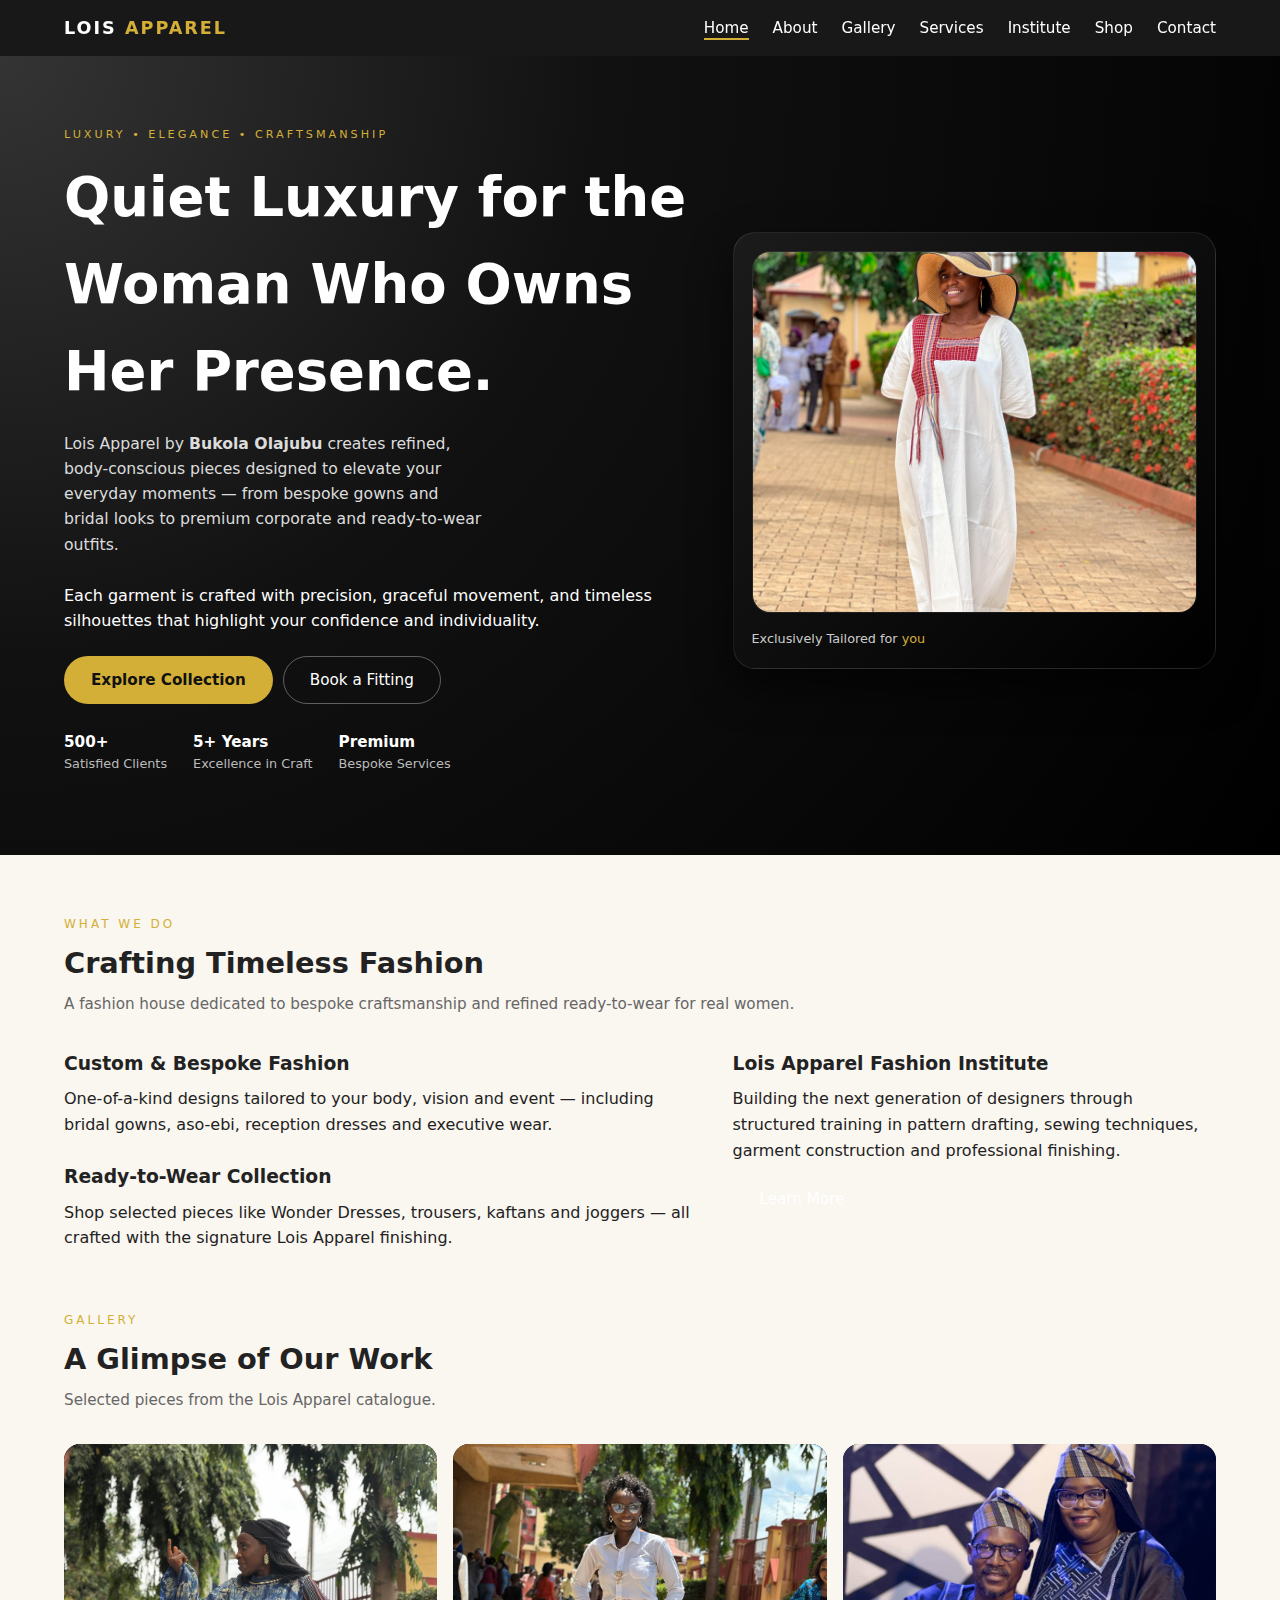
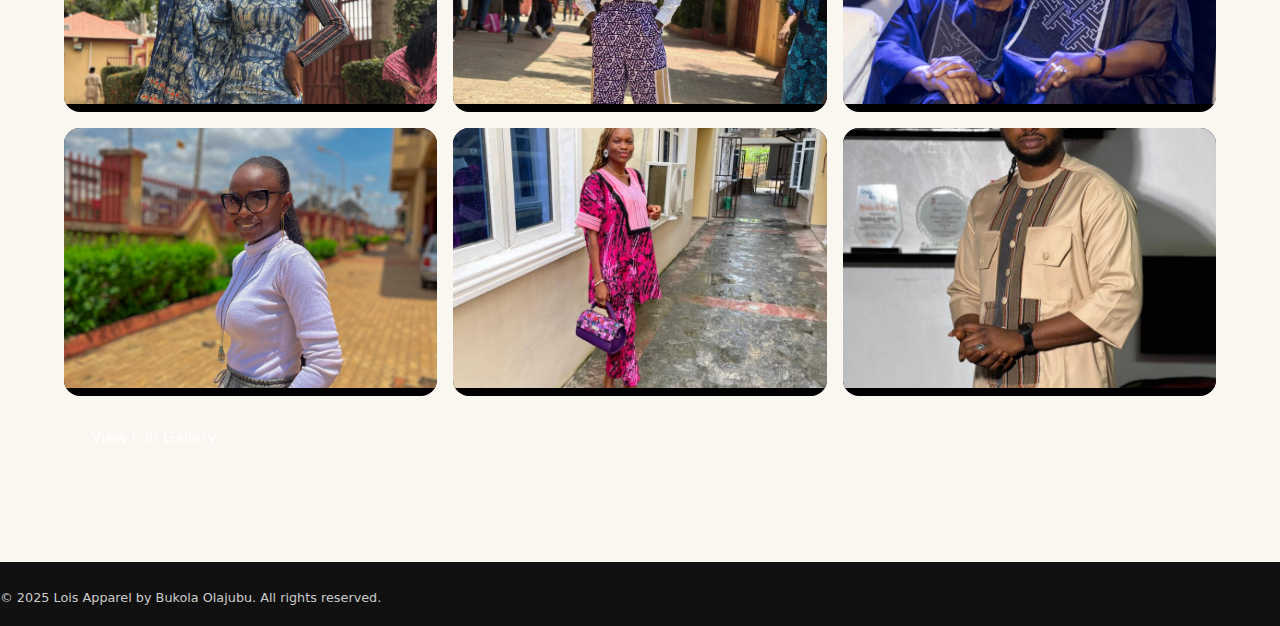
<file: index.html>
<!DOCTYPE html>
<html lang="en">
<head>
  <meta charset="UTF-8">
  <title>Lois Apparel – Bespoke Fashion by Bukola Olajubu</title>
  <meta name="viewport" content="width=device-width, initial-scale=1.0">
  <link rel="stylesheet" href="style.css">
</head>
<body>

<!-- NAVBAR -->
<div class="navbar">
  <div class="container nav-inner">
    <div class="logo">Lois <span>Apparel</span></div>
    <ul class="nav-links">
      <li><a href="index.html" class="active">Home</a></li>
      <li><a href="about.html">About</a></li>
      <li><a href="gallery.html">Gallery</a></li>
      <li><a href="service.html">Services</a></li>
      <li><a href="fashion-institute.html">Institute</a></li>
      <li><a href="shop.html">Shop</a></li>
      <li><a href="contact.html">Contact</a></li>
    </ul>
  </div>
</div>

<!-- HERO -->
<section class="hero">
  <div class="container hero-inner fade-in">

    <div>
      <p class="hero-badge">Luxury • Elegance • Craftsmanship</p>

      <h1 class="hero-title">
        Quiet Luxury for the Woman  
        Who Owns Her Presence.
      </h1>

      <p class="hero-subtitle">
        Lois Apparel by <strong>Bukola Olajubu</strong> creates refined, body-conscious pieces
        designed to elevate your everyday moments — from bespoke gowns and bridal looks
        to premium corporate and ready-to-wear outfits.
      </p>

      <p style="margin-top: 12px;">
        Each garment is crafted with precision, graceful movement, and timeless silhouettes
        that highlight your confidence and individuality.
      </p>

      <div class="hero-cta" style="margin-top: 22px;">
        <a href="shop.html" class="btn btn-primary">Explore Collection</a>
        <a href="contact.html" class="btn btn-outline">Book a Fitting</a>
      </div>

      <div class="hero-meta">
        <div>
          <strong>500+</strong>
          Satisfied Clients
        </div>
        <div>
          <strong>5+ Years</strong>
          Excellence in Craft
        </div>
        <div>
          <strong>Premium</strong>
          Bespoke Services
        </div>
      </div>
    </div>

    <div class="hero-image-card fade-in">
      <div class="hero-image-inner">
        <img src="img/la-wonder-white-kaftan.jpg" alt="Lois Apparel Wonder Dress">
      </div>
      <p class="hero-tag">Exclusively Tailored for <span>you</span></p>
    </div>

  </div>
</section>

<!-- WHAT WE DO -->
<section class="section fade-in">
  <div class="container">

    <div class="section-header">
      <p class="section-kicker">What We Do</p>
      <h2 class="section-title">Crafting Timeless Fashion</h2>
      <p class="section-subtitle">
        A fashion house dedicated to bespoke craftsmanship and refined ready-to-wear for real women.
      </p>
    </div>

    <div class="about-grid" style="margin-top: 30px;">
      <div>
        <h3>Custom & Bespoke Fashion</h3>
        <p style="margin-top: 8px;">
          One-of-a-kind designs tailored to your body, vision and event —
          including bridal gowns, aso-ebi, reception dresses and executive wear.
        </p>

        <h3 style="margin-top: 24px;">Ready-to-Wear Collection</h3>
        <p style="margin-top: 8px;">
          Shop selected pieces like Wonder Dresses, trousers, kaftans and joggers —
          all crafted with the signature Lois Apparel finishing.
        </p>
      </div>

      <div>
        <h3>Lois Apparel Fashion Institute</h3>
        <p style="margin-top: 8px;">
          Building the next generation of designers through structured training in
          pattern drafting, sewing techniques, garment construction and professional finishing.
        </p>

        <p style="margin-top: 12px;">
          <a href="fashion-institute.html" class="btn btn-outline">Learn More</a>
        </p>
      </div>
    </div>

  </div>
</section>

<!-- GALLERY PREVIEW -->
<section class="section fade-in" style="padding-top: 0;">
  <div class="container">

    <div class="section-header">
      <p class="section-kicker">Gallery</p>
      <h2 class="section-title">A Glimpse of Our Work</h2>
      <p class="section-subtitle">Selected pieces from the Lois Apparel catalogue.</p>
    </div>

    <div class="gallery-grid">
      <div class="gallery-item"><img src="img/la-blue-flow-gown.jpg" alt="Flow gown"></div>
      <div class="gallery-item"><img src="img/la-purple-trousers.jpg" alt="Ankara trousers"></div>
      <div class="gallery-item"><img src="img/la-couples-outfit.jpg" alt="Couples outfit"></div>
      <div class="gallery-item"><img src="img/la-joggers-grey.jpg" alt="Lois joggers"></div>
      <div class="gallery-item"><img src="img/la-ankara-fitted.jpg" alt="Ankara fitted"></div>
      <div class="gallery-item"><img src="img/la-contemporary2.jpg" alt="Contemporary outfit"></div>
    </div>

    <p style="margin-top: 18px;">
      <a href="gallery.html" class="btn btn-outline">View Full Gallery</a>
    </p>

  </div>
</section>

<!-- FOOTER -->
<div class="footer">
  <p>© 2025 Lois Apparel by Bukola Olajubu. All rights reserved.</p>
</div>

</body>
</html>
</file>
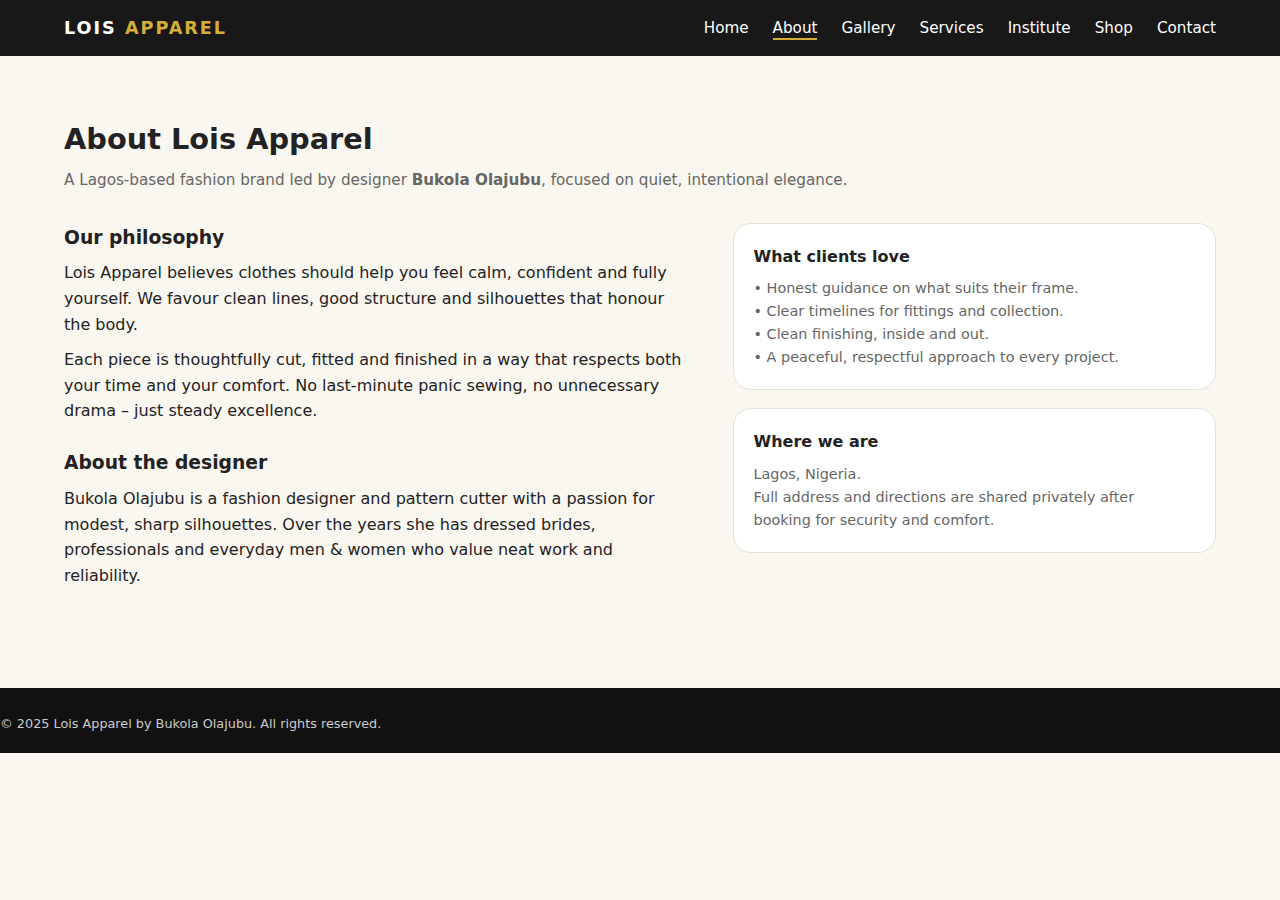
<file: about.html>
<!DOCTYPE html>
<html lang="en">
<head>
  <meta charset="UTF-8">
  <title>About – Lois Apparel</title>
  <meta name="viewport" content="width=device-width, initial-scale=1.0">
  <link rel="stylesheet" href="style.css">
</head>
<body>

<!-- NAVBAR -->
<div class="navbar">
  <div class="container nav-inner">
    <div class="logo">Lois <span>Apparel</span></div>
    <ul class="nav-links">
      <li><a href="index.html">Home</a></li>
      <li><a href="about.html" class="active">About</a></li>
      <li><a href="gallery.html">Gallery</a></li>
      <li><a href="service.html">Services</a></li>
      <li><a href="fashion-institute.html">Institute</a></li>
      <li><a href="shop.html">Shop</a></li>
      <li><a href="contact.html">Contact</a></li>
    </ul>
  </div>
</div>

<section class="section">
  <div class="container">
    <h1 class="section-title">About Lois Apparel</h1>
    <p class="section-subtitle">
      A Lagos-based fashion brand led by designer <strong>Bukola Olajubu</strong>,
      focused on quiet, intentional elegance.
    </p>

    <div class="about-grid" style="margin-top: 30px;">
      <div>
        <h3>Our philosophy</h3>
        <p style="margin-top: 8px;">
          Lois Apparel believes clothes should help you feel calm, confident and fully yourself.
          We favour clean lines, good structure and silhouettes that honour the body.
        </p>
        <p style="margin-top: 10px;">
          Each piece is thoughtfully cut, fitted and finished in a way that respects both your time
          and your comfort. No last-minute panic sewing, no unnecessary drama – just steady excellence.
        </p>

        <h3 style="margin-top: 24px;">About the designer</h3>
        <p style="margin-top: 8px;">
          Bukola Olajubu is a fashion designer and pattern cutter with a passion for modest, sharp
          silhouettes. Over the years she has dressed brides, professionals and everyday men & women
          who value neat work and reliability.
        </p>
      </div>

      <div>
        <div class="contact-block">
          <h3>What clients love</h3>
          <p style="margin-top: 8px;">
            • Honest guidance on what suits their frame.<br>
            • Clear timelines for fittings and collection.<br>
            • Clean finishing, inside and out.<br>
            • A peaceful, respectful approach to every project.
          </p>
        </div>

        <div class="contact-block">
          <h3>Where we are</h3>
          <p style="margin-top: 8px;">
            Lagos, Nigeria.<br>
            Full address and directions are shared privately after booking for security and comfort.
          </p>
        </div>
      </div>
    </div>
  </div>
</section>

<div class="footer">
  <p>© 2025 Lois Apparel by Bukola Olajubu. All rights reserved.</p>
</div>

</body>
</html>
</file>
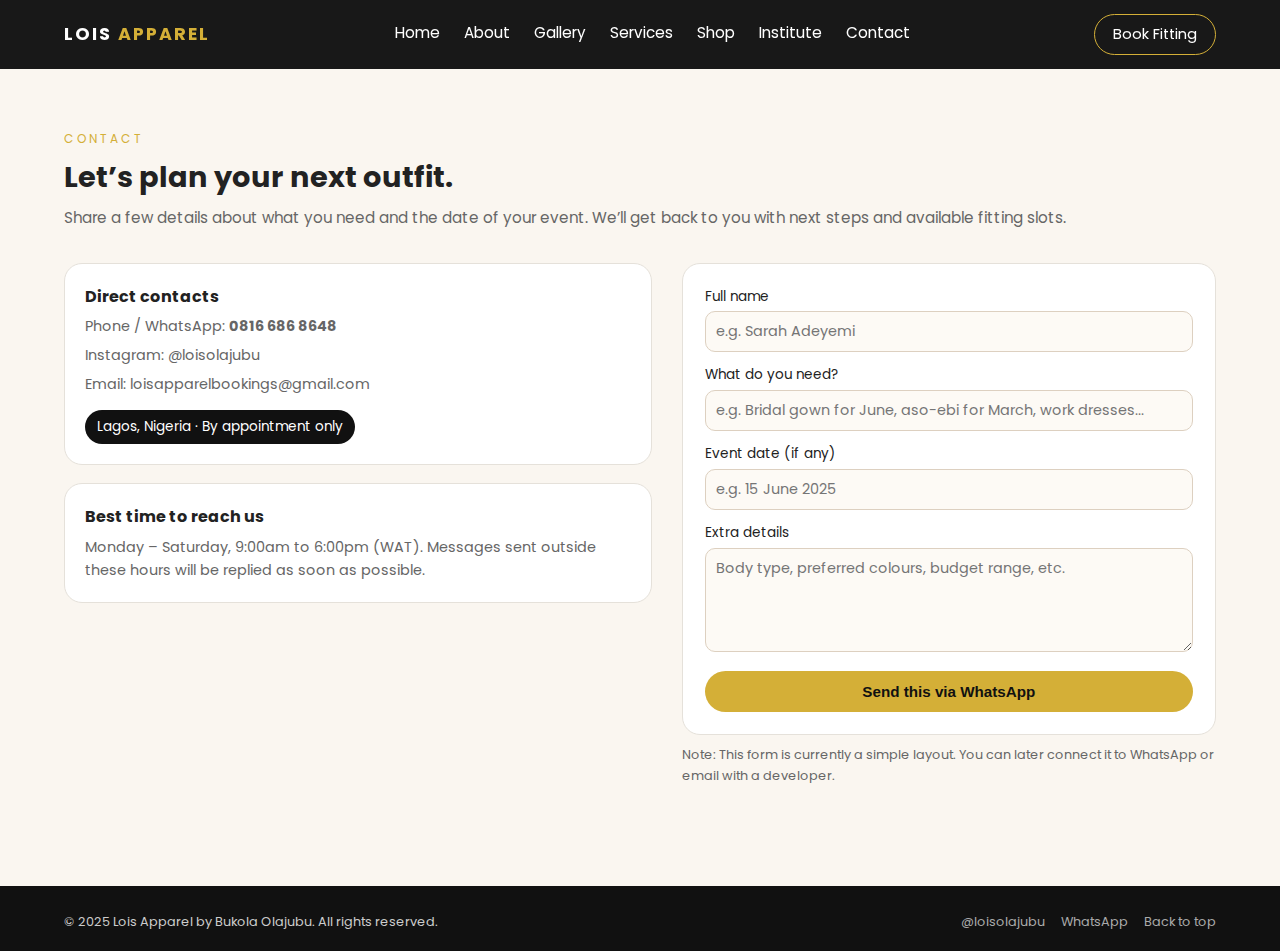
<file: contact.html>
<!DOCTYPE html>
<html lang="en">
<head>
  <meta charset="UTF-8" />
  <title>Contact – Book Lois Apparel</title>
  <meta name="viewport" content="width=device-width, initial-scale=1.0" />
  <meta name="description" content="Book a fitting or consultation with Lois Apparel by Bukola Olajubu in Lagos." />
  <link rel="stylesheet" href="style.css" />
  <link rel="preconnect" href="https://fonts.gstatic.com" />
  <link href="https://fonts.googleapis.com/css2?family=Poppins:wght@300;400;500;600;700&display=swap" rel="stylesheet" />
</head>
<body>

  <header class="navbar">
    <div class="container nav-inner">
      <div class="logo">LOIS <span>APPAREL</span></div>
      <nav class="nav-links">
        <a href="index.html">Home</a>
<a href="about.html">About</a>
<a href="gallery.html">Gallery</a>
<a href="services.html">Services</a>
<a href="shop.html">Shop</a>
<a href="fashion-institute.html">Institute</a>
<a href="contact.html">Contact</a>
      </nav>
      <a href="https://wa.me/2348166868648" class="btn-nav" target="_blank">Book Fitting</a>
    </div>
  </header>

  <main>
    <section class="section">
      <div class="container">
        <div class="section-header">
          <p class="section-kicker">Contact</p>
          <h1 class="section-title">Let’s plan your next outfit.</h1>
          <p class="section-subtitle">
            Share a few details about what you need and the date of your event.
            We’ll get back to you with next steps and available fitting slots.
          </p>
        </div>

        <div class="contact-grid">
          <div>
            <div class="contact-block">
              <h3>Direct contacts</h3>
              <div class="contact-lines">
                <p>Phone / WhatsApp: <strong>0816 686 8648</strong></p>
                <p>Instagram: <a href="https://instagram.com/loisolajubu" target="_blank">@loisolajubu</a></p>
                <p>Email: <a href="mailto:loisapparelbookings@gmail.com">loisapparelbookings@gmail.com</a></p>
              </div>
              <div class="contact-pill">Lagos, Nigeria · By appointment only</div>
            </div>

            <div class="contact-block">
              <h3>Best time to reach us</h3>
              <p>
                Monday – Saturday, 9:00am to 6:00pm (WAT). Messages sent outside
                these hours will be replied as soon as possible.
              </p>
            </div>
          </div>

          <div>
            <form class="contact-form">
              <label for="name">Full name</label>
              <input type="text" id="name" placeholder="e.g. Sarah Adeyemi" />

              <label for="service">What do you need?</label>
              <input type="text" id="service" placeholder="e.g. Bridal gown for June, aso-ebi for March, work dresses..." />

              <label for="date">Event date (if any)</label>
              <input type="text" id="date" placeholder="e.g. 15 June 2025" />

              <label for="message">Extra details</label>
              <textarea id="message" rows="4" placeholder="Body type, preferred colours, budget range, etc."></textarea>

              <button type="button" class="btn btn-primary">
                Send this via WhatsApp
              </button>
            </form>
            <p style="margin-top: 10px; font-size: 0.8rem; color: var(--muted);">
              Note: This form is currently a simple layout. You can later connect
              it to WhatsApp or email with a developer.
            </p>
          </div>
        </div>

      </div>
    </section>
  </main>

  <footer class="footer">
    <div class="container footer-inner">
      <div>© 2025 Lois Apparel by Bukola Olajubu. All rights reserved.</div>
      <div class="footer-links">
        <a href="https://instagram.com/loisolajubu" target="_blank">@loisolajubu</a>
        <a href="https://wa.me/2348166868648" target="_blank">WhatsApp</a>
        <a href="#">Back to top</a>
      </div>
    </div>
  </footer>

</body>
</html>
</file>
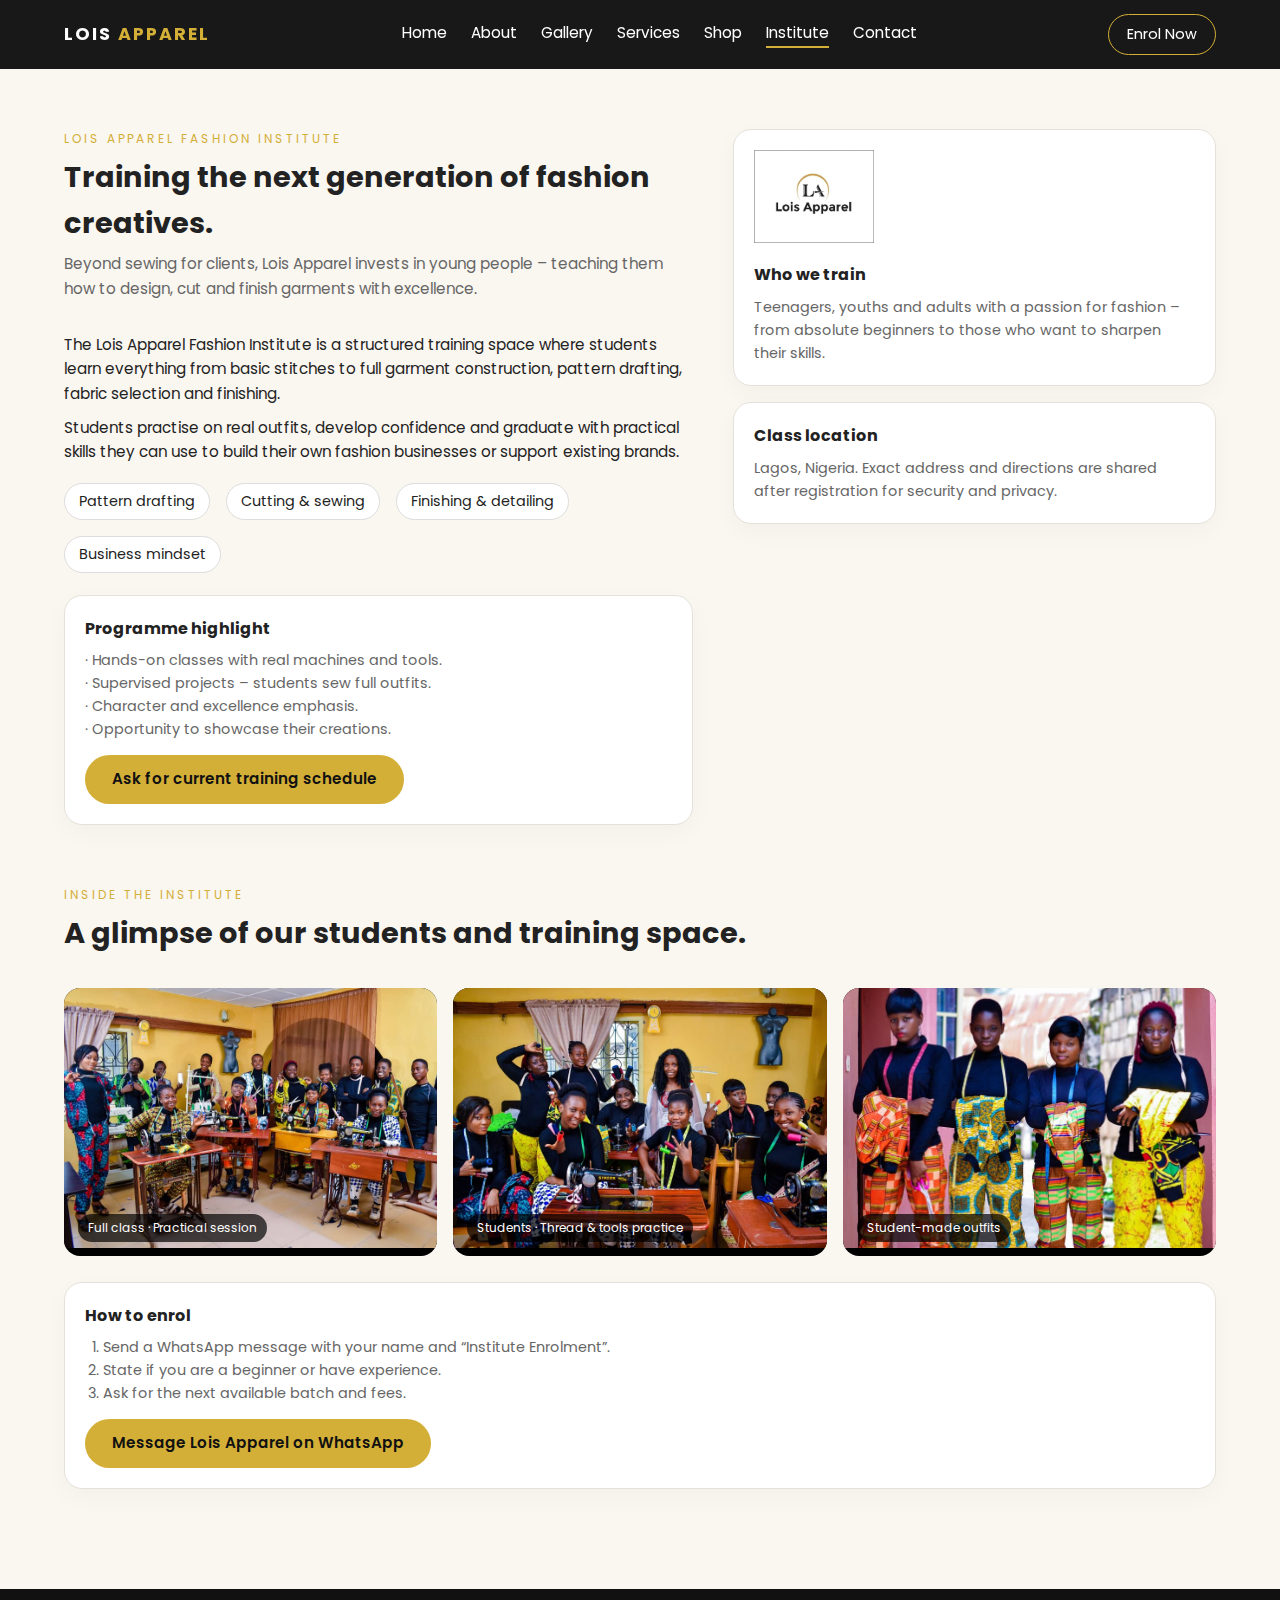
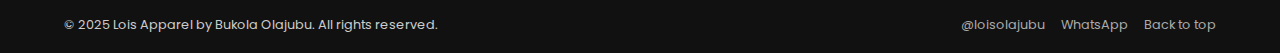
<file: fashion-institute.html>
<!DOCTYPE html>
<html lang="en">
<head>
  <meta charset="UTF-8" />
  <title>Lois Apparel Fashion Institute</title>
  <meta name="viewport" content="width=device-width, initial-scale=1.0" />
  <meta name="description" content="Lois Apparel Fashion Institute – training young people in fashion design, pattern cutting and sewing." />
  <link rel="stylesheet" href="style.css" />
  <link rel="preconnect" href="https://fonts.gstatic.com" />
  <link href="https://fonts.googleapis.com/css2?family=Poppins:wght@300;400;500;600;700&display=swap" rel="stylesheet" />
</head>
<body>

  <header class="navbar">
    <div class="container nav-inner">
      <div class="logo">LOIS <span>APPAREL</span></div>
      <nav class="nav-links">
        <a href="index.html">Home</a>
        <a href="about.html">About</a>
        <a href="gallery.html">Gallery</a>
        <a href="services.html">Services</a>
        <a href="shop.html">Shop</a>
        <a href="fashion-institute.html" class="active">Institute</a>
        <a href="contact.html">Contact</a>
      </nav>
      <a href="https://wa.me/2348166868648" class="btn-nav" target="_blank">Enrol Now</a>
    </div>
  </header>

  <main>
    <section class="section">
      <div class="container about-grid">
        <div>
          <div class="section-header">
            <p class="section-kicker">Lois Apparel Fashion Institute</p>
            <h1 class="section-title">Training the next generation of fashion creatives.</h1>
            <p class="section-subtitle">
              Beyond sewing for clients, Lois Apparel invests in young people – teaching
              them how to design, cut and finish garments with excellence.
            </p>
          </div>
          <p style="font-size:0.95rem; margin-bottom:10px;">
            The Lois Apparel Fashion Institute is a structured training space where students
            learn everything from basic stitches to full garment construction, pattern drafting,
            fabric selection and finishing.
          </p>
          <p style="font-size:0.95rem;">
            Students practise on real outfits, develop confidence and graduate with practical
            skills they can use to build their own fashion businesses or support existing brands.
          </p>

          <div class="about-highlight" style="margin-top:18px;">
            <div class="badge-soft">Pattern drafting</div>
            <div class="badge-soft">Cutting & sewing</div>
            <div class="badge-soft">Finishing & detailing</div>
            <div class="badge-soft">Business mindset</div>
          </div>

          <div class="card" style="margin-top:22px;">
            <h3>Programme highlight</h3>
            <ul style="margin-top:8px; font-size:0.9rem; color:var(--muted);">
              <li>· Hands-on classes with real machines and tools.</li>
              <li>· Supervised projects – students sew full outfits.</li>
              <li>· Character and excellence emphasis.</li>
              <li>· Opportunity to showcase their creations.</li>
            </ul>
            <a href="https://wa.me/2348166868648" target="_blank" class="btn btn-primary" style="margin-top:14px;">
              Ask for current training schedule
            </a>
          </div>
        </div>

        <aside>
          <div class="card">
            <img src="img/la-logo.png" alt="Lois Apparel logo" style="width:120px; margin-bottom:12px;" />
            <h3>Who we train</h3>
            <p style="margin-top:8px; font-size:0.9rem; color:var(--muted);">
              Teenagers, youths and adults with a passion for fashion – from absolute beginners
              to those who want to sharpen their skills.
            </p>
          </div>

          <div class="card" style="margin-top:16px;">
            <h3>Class location</h3>
            <p style="margin-top:8px; font-size:0.9rem; color:var(--muted);">
              Lagos, Nigeria. Exact address and directions are shared after registration
              for security and privacy.
            </p>
          </div>
        </aside>
      </div>
    </section>

    <section class="section" style="padding-top:0;">
      <div class="container">
        <div class="section-header">
          <p class="section-kicker">Inside the institute</p>
          <h2 class="section-title">A glimpse of our students and training space.</h2>
        </div>

        <div class="gallery-grid">
          <div class="gallery-item">
            <img src="img/la-institute-class-1.jpg" alt="Lois Apparel Fashion Institute students in class" />
            <div class="gallery-label">Full class · Practical session</div>
          </div>
          <div class="gallery-item">
            <img src="img/la-institute-class-2.jpg" alt="Students with sewing tools" />
            <div class="gallery-label">Students · Thread & tools practice</div>
          </div>
          <div class="gallery-item">
            <img src="img/la-institute-students-stand.jpg" alt="Students wearing colourful trousers they made" />
            <div class="gallery-label">Student-made outfits</div>
          </div>
        </div>

        <div class="card" style="margin-top:26px;">
          <h3>How to enrol</h3>
          <ol style="margin-top:8px; font-size:0.9rem; color:var(--muted); padding-left:18px;">
            <li>Send a WhatsApp message with your name and “Institute Enrolment”.</li>
            <li>State if you are a beginner or have experience.</li>
            <li>Ask for the next available batch and fees.</li>
          </ol>
          <a href="https://wa.me/2348166868648" class="btn btn-primary" style="margin-top:14px;" target="_blank">
            Message Lois Apparel on WhatsApp
          </a>
        </div>
      </div>
    </section>
  </main>

  <footer class="footer">
    <div class="container footer-inner">
      <div>© 2025 Lois Apparel by Bukola Olajubu. All rights reserved.</div>
      <div class="footer-links">
        <a href="https://instagram.com/loisolajubu" target="_blank">@loisolajubu</a>
        <a href="https://wa.me/2348166868648" target="_blank">WhatsApp</a>
        <a href="#">Back to top</a>
      </div>
    </div>
  </footer>

</body>
</html>
</file>
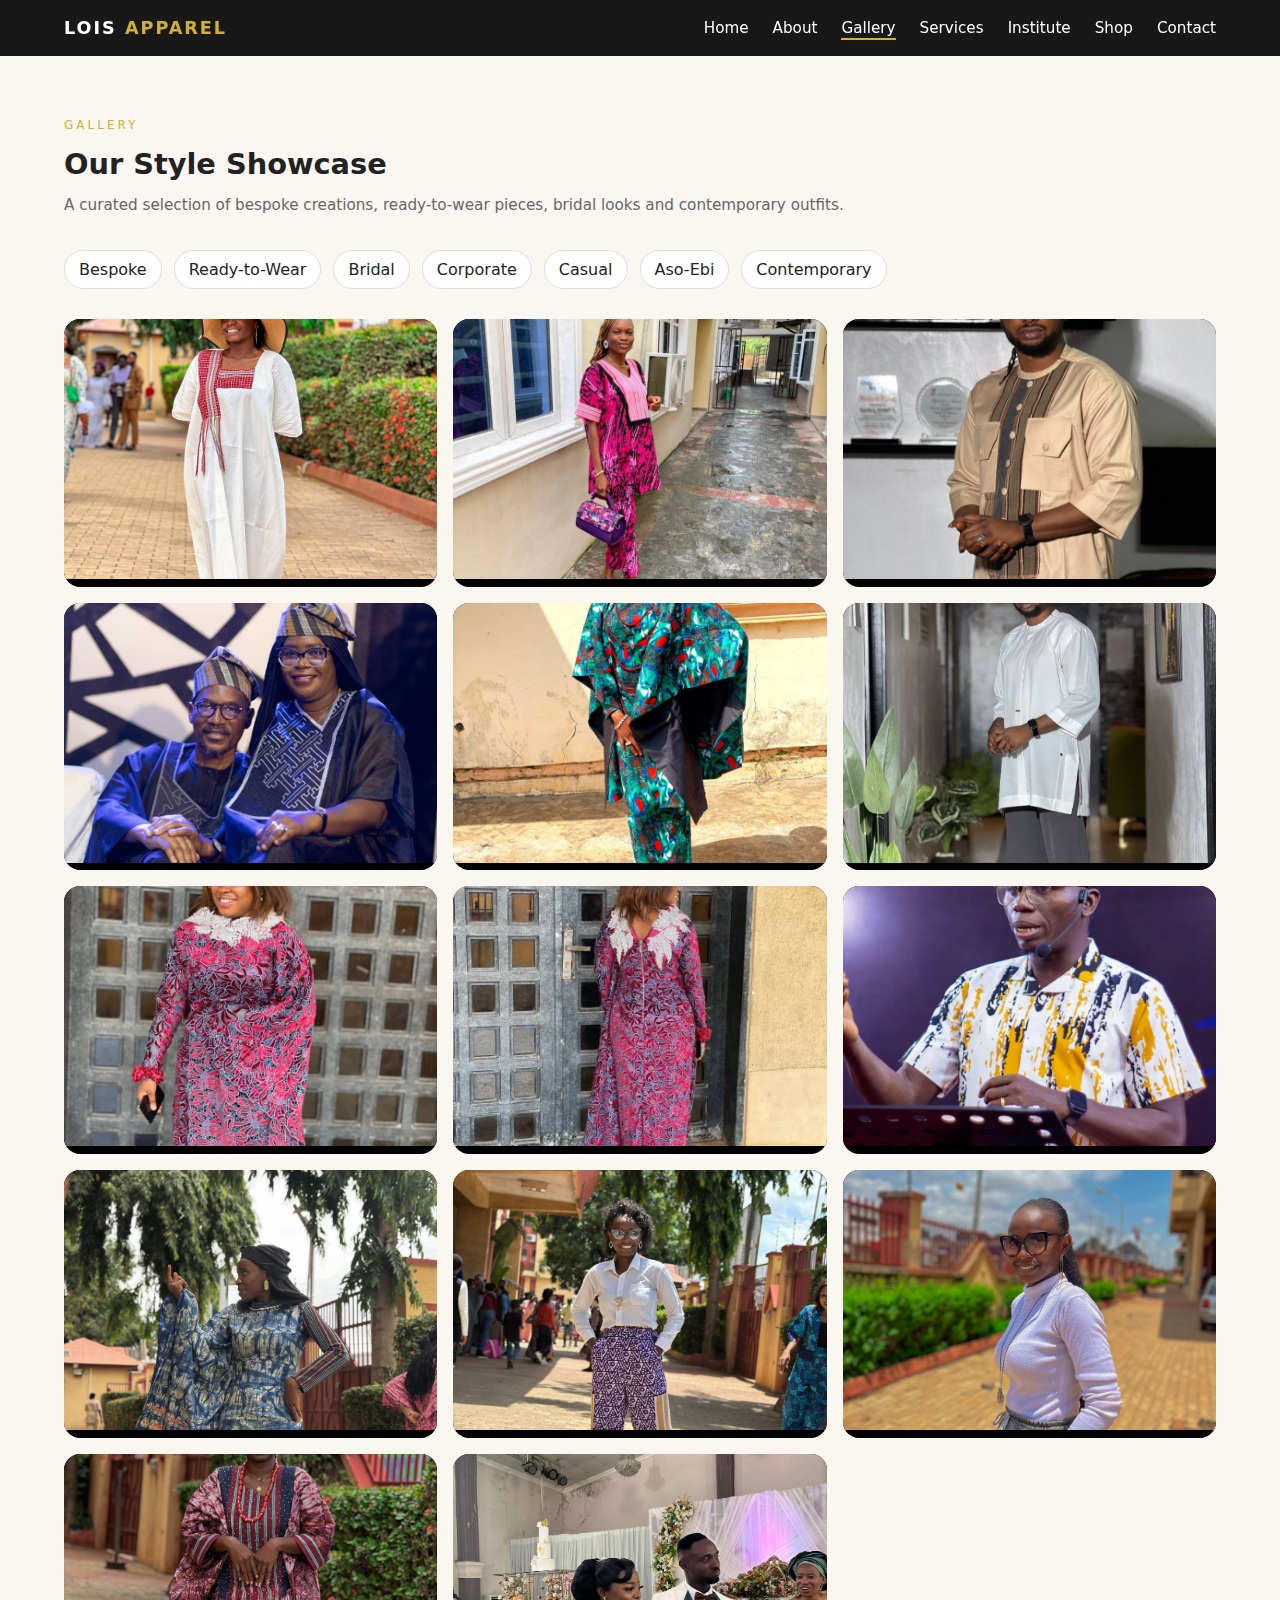
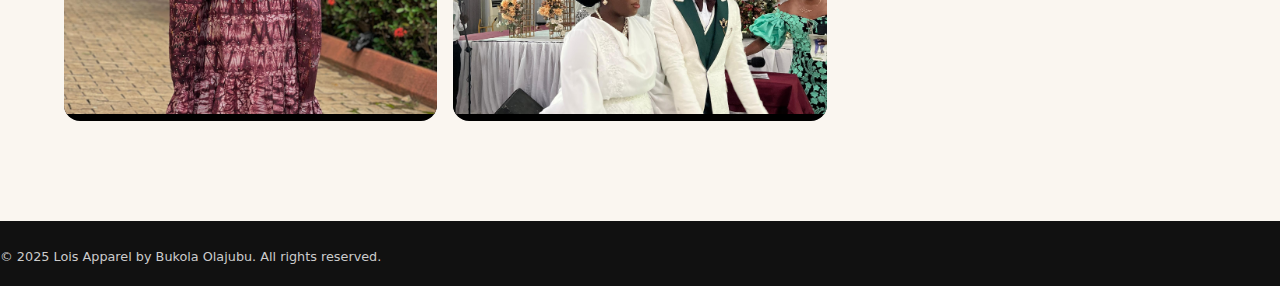
<file: gallery.html>
<!DOCTYPE html>
<html lang="en">
<head>
  <meta charset="UTF-8">
  <title>Gallery – Lois Apparel</title>
  <meta name="viewport" content="width=device-width, initial-scale=1.0">
  <link rel="stylesheet" href="style.css">
</head>
<body>

<!-- NAVBAR -->
<div class="navbar">
  <div class="container nav-inner">
    <div class="logo">Lois <span>Apparel</span></div>
    <ul class="nav-links">
      <li><a href="index.html">Home</a></li>
      <li><a href="about.html">About</a></li>
      <li><a href="gallery.html" class="active">Gallery</a></li>
      <li><a href="service.html">Services</a></li>
      <li><a href="fashion-institute.html">Institute</a></li>
      <li><a href="shop.html">Shop</a></li>
      <li><a href="contact.html">Contact</a></li>
    </ul>
  </div>
</div>

<!-- GALLERY HERO -->
<section class="section fade-in">
  <div class="container">
    <div class="section-header">
      <p class="section-kicker">Gallery</p>
      <h1 class="section-title">Our Style Showcase</h1>
      <p class="section-subtitle">
        A curated selection of bespoke creations, ready-to-wear pieces, bridal looks and contemporary outfits.
      </p>
    </div>

    <!-- CATEGORY FILTERS (static but premium look) -->
    <div style="margin: 20px 0 30px; display: flex; flex-wrap: wrap; gap: 12px;">
      <span class="badge-soft">Bespoke</span>
      <span class="badge-soft">Ready-to-Wear</span>
      <span class="badge-soft">Bridal</span>
      <span class="badge-soft">Corporate</span>
      <span class="badge-soft">Casual</span>
      <span class="badge-soft">Aso-Ebi</span>
      <span class="badge-soft">Contemporary</span>
    </div>

    <!-- GALLERY GRID -->
    <div class="gallery-grid fade-in" style="margin-top: 10px;">

      <div class="gallery-item"><img src="img/la-wonder-white-kaftan.jpg" alt="Wonder white kaftan"></div>
      <div class="gallery-item"><img src="img/la-ankara-fitted.jpg" alt="Ankara fitted"></div>
      <div class="gallery-item"><img src="img/la-contemporary2.jpg" alt="Contemporary"></div>
      <div class="gallery-item"><img src="img/la-couples-outfit.jpg" alt="Couples outfit"></div>
      <div class="gallery-item"><img src="img/la-female-agbada.jpg" alt="Female agbada"></div>
      <div class="gallery-item"><img src="img/la-male-contemporary.jpg" alt="Male contemporary"></div>
      <div class="gallery-item"><img src="img/la-owambe-front.jpg" alt="Owambe outfit"></div>
      <div class="gallery-item"><img src="img/la-owambe-back.jpg" alt="Owambe back"></div>
      <div class="gallery-item"><img src="img/la-vintage.jpg" alt="Vintage piece"></div>
      <div class="gallery-item"><img src="img/la-blue-flow-gown.jpg" alt="Flow gown"></div>
      <div class="gallery-item"><img src="img/la-purple-trousers.jpg" alt="Ankara trousers"></div>
      <div class="gallery-item"><img src="img/la-joggers-grey.jpg" alt="Joggers"></div>
      <div class="gallery-item"><img src="img/la-burgundy-aso-oke.jpg" alt="Aso-oke outfit"></div>
      <div class="gallery-item"><img src="img/la-bridal-couple.jpg" alt="Bridal couple"></div>

    </div>
  </div>
</section>

<!-- FOOTER -->
<div class="footer">
  <p>© 2025 Lois Apparel by Bukola Olajubu. All rights reserved.</p>
</div>

</body>
</html>
</file>
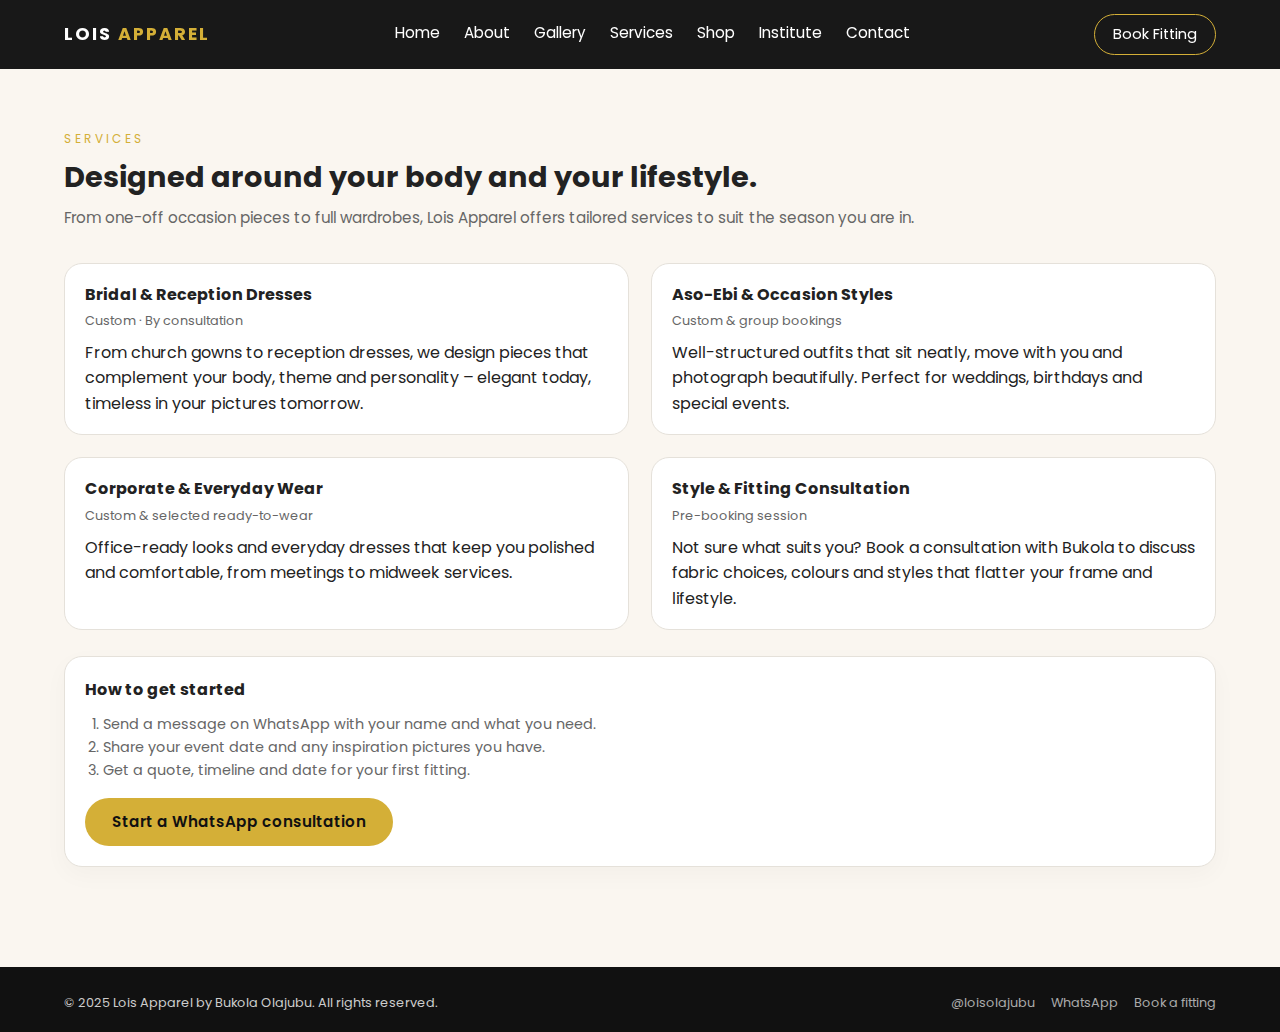
<file: service.html>
<!DOCTYPE html>
<html lang="en">
<head>
  <meta charset="UTF-8" />
  <title>Services – Lois Apparel Lagos Fashion Designer</title>
  <meta name="viewport" content="width=device-width, initial-scale=1.0" />
  <meta name="description" content="Explore bespoke tailoring, bridal wear, aso-ebi styles and corporate pieces by Lois Apparel." />
  <link rel="stylesheet" href="style.css" />
  <link rel="preconnect" href="https://fonts.gstatic.com" />
  <link href="https://fonts.googleapis.com/css2?family=Poppins:wght@300;400;500;600;700&display=swap" rel="stylesheet" />
</head>
<body>

  <header class="navbar">
    <div class="container nav-inner">
      <div class="logo">LOIS <span>APPAREL</span></div>
      <nav class="nav-links">
        <a href="index.html">Home</a>
<a href="about.html">About</a>
<a href="gallery.html">Gallery</a>
<a href="services.html">Services</a>
<a href="shop.html">Shop</a>
<a href="fashion-institute.html">Institute</a>
<a href="contact.html">Contact</a>
      </nav>
      <a href="https://wa.me/2348166868648" class="btn-nav" target="_blank">Book Fitting</a>
    </div>
  </header>

  <main>
    <section class="section">
      <div class="container">
        <div class="section-header">
          <p class="section-kicker">Services</p>
          <h1 class="section-title">Designed around your body and your lifestyle.</h1>
          <p class="section-subtitle">
            From one-off occasion pieces to full wardrobes, Lois Apparel offers
            tailored services to suit the season you are in.
          </p>
        </div>

        <div class="service-list">
          <div class="service-item">
            <h3>Bridal & Reception Dresses</h3>
            <div class="service-meta">Custom · By consultation</div>
            <p>
              From church gowns to reception dresses, we design pieces that complement
              your body, theme and personality – elegant today, timeless in your pictures tomorrow.
            </p>
          </div>
          <div class="service-item">
            <h3>Aso-Ebi & Occasion Styles</h3>
            <div class="service-meta">Custom & group bookings</div>
            <p>
              Well-structured outfits that sit neatly, move with you and photograph beautifully.
              Perfect for weddings, birthdays and special events.
            </p>
          </div>
          <div class="service-item">
            <h3>Corporate & Everyday Wear</h3>
            <div class="service-meta">Custom & selected ready-to-wear</div>
            <p>
              Office-ready looks and everyday dresses that keep you polished and comfortable,
              from meetings to midweek services.
            </p>
          </div>
          <div class="service-item">
            <h3>Style & Fitting Consultation</h3>
            <div class="service-meta">Pre-booking session</div>
            <p>
              Not sure what suits you? Book a consultation with Bukola to discuss fabric choices,
              colours and styles that flatter your frame and lifestyle.
            </p>
          </div>
        </div>

        <div class="card" style="margin-top: 26px;">
          <h3>How to get started</h3>
          <ol style="margin-top: 10px; font-size: 0.9rem; color: var(--muted); padding-left: 18px;">
            <li>Send a message on WhatsApp with your name and what you need.</li>
            <li>Share your event date and any inspiration pictures you have.</li>
            <li>Get a quote, timeline and date for your first fitting.</li>
          </ol>
          <a href="https://wa.me/2348166868648" class="btn btn-primary" style="margin-top: 16px;" target="_blank">
            Start a WhatsApp consultation
          </a>
        </div>
      </div>
    </section>
  </main>

  <footer class="footer">
    <div class="container footer-inner">
      <div>© 2025 Lois Apparel by Bukola Olajubu. All rights reserved.</div>
      <div class="footer-links">
        <a href="https://instagram.com/loisolajubu" target="_blank">@loisolajubu</a>
        <a href="https://wa.me/2348166868648" target="_blank">WhatsApp</a>
        <a href="contact.html">Book a fitting</a>
      </div>
    </div>
  </footer>

</body>
</html>
</file>
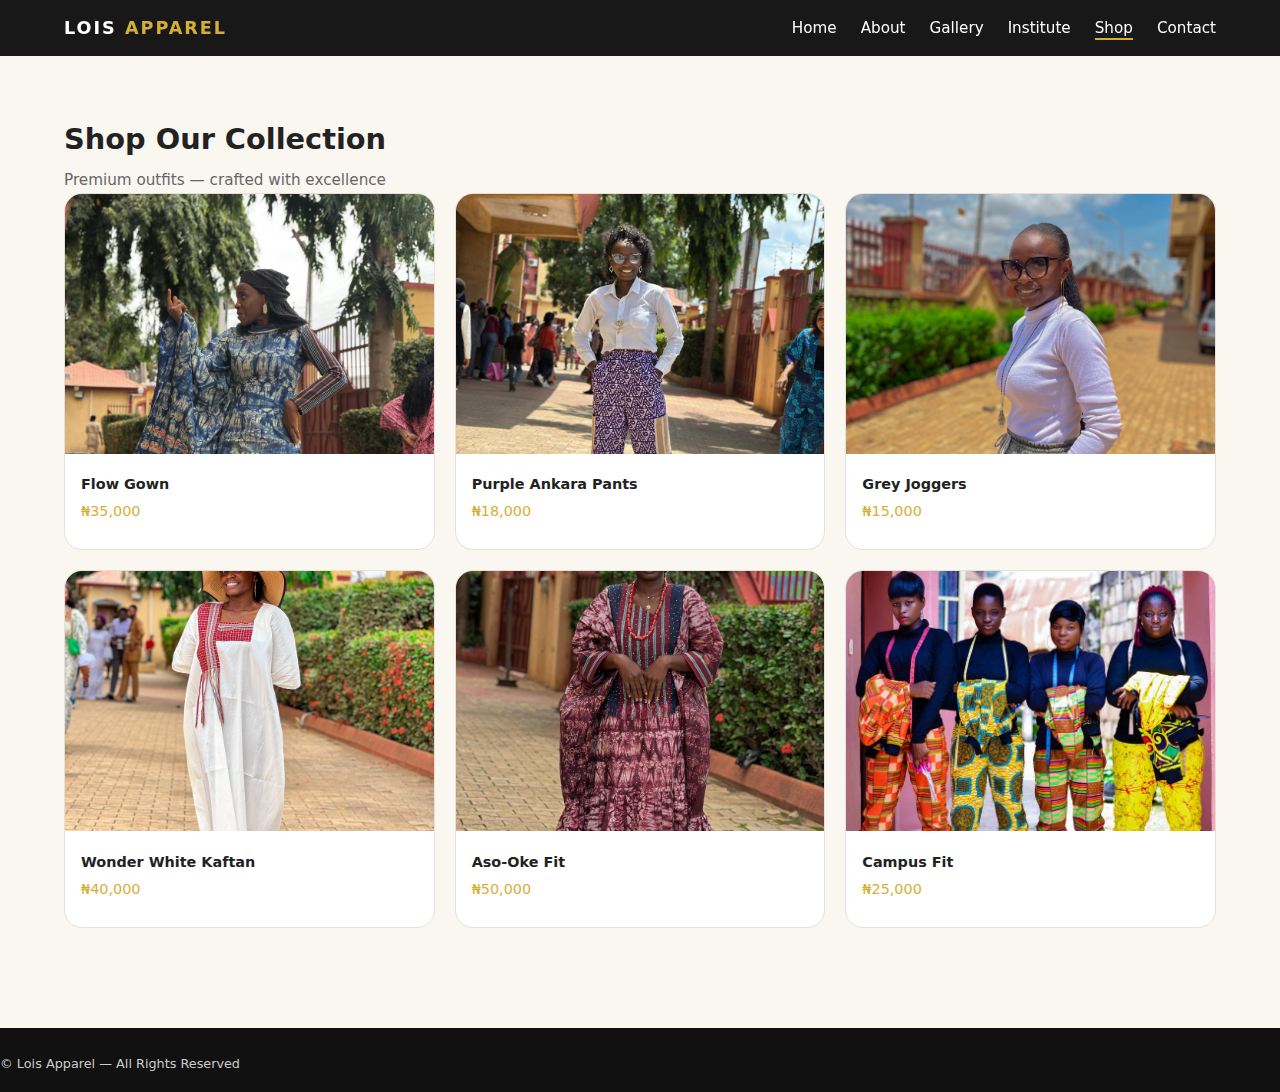
<file: shop.html>
<!DOCTYPE html>
<html lang="en">
<head>
    <meta charset="UTF-8">
    <meta name="viewport" content="width=device-width, initial-scale=1.0">
    <title>Shop – Lois Apparel</title>
    <link rel="stylesheet" href="style.css">
</head>

<body>

<!-- NAVBAR -->
<div class="navbar">
  <div class="container nav-inner">
      <div class="logo">Lois <span>Apparel</span></div>
      <ul class="nav-links">
          <li><a href="index.html">Home</a></li>
          <li><a href="about.html">About</a></li>
          <li><a href="gallery.html">Gallery</a></li>
          <li><a href="fashion-institute.html">Institute</a></li>
          <li><a href="shop.html" class="active">Shop</a></li>
          <li><a href="contact.html">Contact</a></li>
      </ul>
  </div>
</div>

<!-- SHOP SECTION -->
<section class="section">
    <div class="container">
        <h2 class="section-title">Shop Our Collection</h2>
        <p class="section-subtitle">Premium outfits — crafted with excellence</p>

        <div class="product-grid">

            <!-- PRODUCT 1 -->
            <div class="product-card">
                <img src="img/la-blue-flow-gown.jpg" alt="">
                <div class="product-body">
                    <p class="product-name">Flow Gown</p>
                    <p class="product-price">₦35,000</p>
                </div>
            </div>

            <!-- PRODUCT 2 -->
            <div class="product-card">
                <img src="img/la-purple-trousers.jpg" alt="">
                <div class="product-body">
                    <p class="product-name">Purple Ankara Pants</p>
                    <p class="product-price">₦18,000</p>
                </div>
            </div>

            <!-- PRODUCT 3 -->
            <div class="product-card">
                <img src="img/la-joggers-grey.jpg" alt="">
                <div class="product-body">
                    <p class="product-name">Grey Joggers</p>
                    <p class="product-price">₦15,000</p>
                </div>
            </div>

            <!-- PRODUCT 4 -->
            <div class="product-card">
                <img src="img/la-wonder-white-kaftan.jpg" alt="">
                <div class="product-body">
                    <p class="product-name">Wonder White Kaftan</p>
                    <p class="product-price">₦40,000</p>
                </div>
            </div>

            <!-- PRODUCT 5 -->
            <div class="product-card">
                <img src="img/la-burgundy-aso-oke.jpg" alt="">
                <div class="product-body">
                    <p class="product-name">Aso-Oke Fit</p>
                    <p class="product-price">₦50,000</p>
                </div>
            </div>

            <!-- PRODUCT 6 -->
            <div class="product-card">
                <img src="img/la-institute-students-stand.jpg" alt="">
                <div class="product-body">
                    <p class="product-name">Campus Fit</p>
                    <p class="product-price">₦25,000</p>
                </div>
            </div>

        </div>
    </div>
</section>

<!-- FOOTER -->
<div class="footer">
  <p>© Lois Apparel — All Rights Reserved</p>
</div>

</body>
</html>
</file>
<file: style.css>
:root {
  --bg: #faf6f0;
  --bg-alt: #ffffff;
  --text: #222222;
  --muted: #666666;
  --primary: #111111;
  --accent: #d4af37; /* gold */
}

* {
  margin: 0;
  padding: 0;
  box-sizing: border-box;
}

body {
  font-family: "Poppins", system-ui, -apple-system, BlinkMacSystemFont, "Segoe UI", sans-serif;
  background: var(--bg);
  color: var(--text);
  line-height: 1.6;
}

a {
  text-decoration: none;
  color: inherit;
}

ul {
  list-style: none;
}

/* Layout */

.container {
  width: 90%;
  max-width: 1200px;
  margin: 0 auto;
}

/* Nav */

.navbar {
  background: rgba(17, 17, 17, 0.97);
  color: #fff;
  position: sticky;
  top: 0;
  z-index: 50;
}

.nav-inner {
  display: flex;
  align-items: center;
  justify-content: space-between;
  padding: 14px 0;
}

.logo {
  font-weight: 700;
  letter-spacing: 2px;
  font-size: 1.1rem;
  text-transform: uppercase;
}

.logo span {
  color: var(--accent);
}

.nav-links {
  display: flex;
  gap: 24px;
  font-size: 0.95rem;
}

.nav-links a {
  position: relative;
  padding-bottom: 3px;
}

.nav-links a::after {
  content: "";
  position: absolute;
  left: 0;
  bottom: 0;
  height: 2px;
  width: 0;
  background: var(--accent);
  transition: width 0.25s ease;
}

.nav-links a:hover::after,
.nav-links a.active::after {
  width: 100%;
}

.btn-nav {
  padding: 8px 18px;
  border-radius: 999px;
  border: 1px solid var(--accent);
  font-size: 0.9rem;
  transition: all 0.25s ease;
}

.btn-nav:hover {
  background: var(--accent);
  color: #111;
}

/* Hero */

.hero {
  background: radial-gradient(circle at top left, #343434 0, #111111 40%, #000000 100%);
  color: #fff;
  padding: 70px 0 80px;
}

.hero-inner {
  display: grid;
  grid-template-columns: minmax(0, 1.3fr) minmax(0, 1fr);
  gap: 40px;
  align-items: center;
}

.hero-badge {
  text-transform: uppercase;
  letter-spacing: 3px;
  font-size: 0.7rem;
  color: var(--accent);
  margin-bottom: 10px;
}

.hero-title {
  font-size: clamp(2.4rem, 3.2vw + 1rem, 3.4rem);
  margin-bottom: 16px;
}

.hero-subtitle {
  font-size: 0.98rem;
  max-width: 420px;
  color: #dcdcdc;
  margin-bottom: 26px;
}

.hero-cta {
  display: flex;
  flex-wrap: wrap;
  gap: 10px;
  align-items: center;
}

.btn {
  display: inline-block;
  border-radius: 999px;
  padding: 11px 26px;
  font-size: 0.95rem;
  border: 1px solid transparent;
  cursor: pointer;
  transition: all 0.25s ease;
}

.btn-primary {
  background: var(--accent);
  color: #111;
  font-weight: 600;
}

.btn-primary:hover {
  filter: brightness(1.04);
  transform: translateY(-1px);
}

.btn-outline {
  border-color: #ffffff55;
  color: #fff;
}

.btn-outline:hover {
  background: #ffffff10;
}

.hero-meta {
  display: flex;
  gap: 26px;
  margin-top: 26px;
  font-size: 0.8rem;
  color: #bbbbbb;
}

.hero-meta strong {
  display: block;
  font-size: 0.95rem;
  color: #fff;
}

.hero-image-card {
  background: linear-gradient(135deg, #1b1b1b, #000000);
  border-radius: 22px;
  padding: 18px;
  border: 1px solid #ffffff1a;
  box-shadow: 0 18px 40px rgba(0, 0, 0, 0.6);
}

.hero-image-inner {
  border-radius: 18px;
  overflow: hidden;
  border: 1px solid #ffffff15;
}

.hero-image-inner img {
  width: 100%;
  height: 360px;
  object-fit: cover;
  display: block;
}

.hero-tag {
  margin-top: 16px;
  font-size: 0.8rem;
  color: #cccccc;
}

.hero-tag span {
  color: var(--accent);
}

/* Sections */

.section {
  padding: 60px 0;
}

.section-header {
  margin-bottom: 32px;
}

.section-kicker {
  text-transform: uppercase;
  letter-spacing: 3px;
  font-size: 0.75rem;
  color: var(--accent);
  margin-bottom: 6px;
}

.section-title {
  font-size: 1.8rem;
  margin-bottom: 6px;
}

.section-subtitle {
  color: var(--muted);
  font-size: 0.95rem;
}

/* About */

.about-grid {
  display: grid;
  grid-template-columns: minmax(0, 1.3fr) minmax(0, 1fr);
  gap: 40px;
  align-items: start;
}

.about-highlight {
  margin-top: 18px;
  display: flex;
  flex-wrap: wrap;
  gap: 16px;
  font-size: 0.9rem;
}

.badge-soft {
  padding: 6px 14px;
  border-radius: 999px;
  border: 1px solid #ddd;
  background: #fff;
}

.stat-row {
  display: flex;
  gap: 30px;
  margin-top: 22px;
  font-size: 0.85rem;
}

.stat-item strong {
  font-size: 1.2rem;
  display: block;
}

/* Cards */

.card-grid-3 {
  display: grid;
  grid-template-columns: repeat(3, minmax(0, 1fr));
  gap: 24px;
}

.card {
  background: var(--bg-alt);
  border-radius: 18px;
  padding: 20px;
  border: 1px solid #e5e1da;
  box-shadow: 0 8px 25px rgba(0, 0, 0, 0.03);
}

.card h3 {
  font-size: 1rem;
  margin-bottom: 6px;
}

.card p {
  font-size: 0.9rem;
  color: var(--muted);
}

/* Gallery */

.gallery-grid {
  display: grid;
  grid-template-columns: repeat(3, minmax(0, 1fr));
  gap: 16px;
}

.gallery-item {
  border-radius: 16px;
  overflow: hidden;
  background: #000;
  position: relative;
}

.gallery-item img {
  width: 100%;
  height: 260px;
  object-fit: cover;
  transition: transform 0.4s ease, opacity 0.4s ease;
}

.gallery-item:hover img {
  transform: scale(1.04);
  opacity: 0.92;
}

.gallery-label {
  position: absolute;
  left: 14px;
  bottom: 14px;
  font-size: 0.75rem;
  padding: 4px 10px;
  border-radius: 999px;
  background: #000000b0;
  color: #fff;
}

/* Services */

.service-list {
  display: grid;
  grid-template-columns: repeat(2, minmax(0, 1fr));
  gap: 22px;
}

.service-item {
  background: var(--bg-alt);
  border-radius: 18px;
  padding: 18px 20px;
  border: 1px solid #e5e1da;
}

.service-item h3 {
  font-size: 1rem;
  margin-bottom: 4px;
}

.service-meta {
  font-size: 0.8rem;
  color: var(--muted);
  margin-bottom: 8px;
}

/* Shop */

.product-grid {
  display: grid;
  grid-template-columns: repeat(3, minmax(0, 1fr));
  gap: 20px;
}

.product-card {
  background: var(--bg-alt);
  border-radius: 18px;
  overflow: hidden;
  border: 1px solid #e5e1da;
}

.product-card img {
  width: 100%;
  height: 260px;
  object-fit: cover;
}

.product-body {
  padding: 12px 16px 16px;
  font-size: 0.9rem;
}

.product-name {
  font-weight: 600;
  margin-bottom: 4px;
}

.product-tagline {
  font-size: 0.8rem;
  color: var(--muted);
  margin-bottom: 8px;
}

.product-price {
  font-size: 0.9rem;
  color: var(--accent);
  margin-bottom: 10px;
}

.product-cta {
  font-size: 0.8rem;
}

/* Contact */

.contact-grid {
  display: grid;
  grid-template-columns: minmax(0, 1.1fr) minmax(0, 1fr);
  gap: 30px;
}

.contact-block {
  background: var(--bg-alt);
  border-radius: 18px;
  padding: 20px;
  border: 1px solid #e5e1da;
  margin-bottom: 18px;
}

.contact-block h3 {
  font-size: 1rem;
  margin-bottom: 6px;
}

.contact-block p {
  font-size: 0.9rem;
  color: var(--muted);
}

.contact-lines p {
  margin-bottom: 6px;
}

.contact-pill {
  display: inline-block;
  margin-top: 8px;
  font-size: 0.85rem;
  padding: 6px 12px;
  border-radius: 999px;
  background: #111;
  color: #fff;
}

.contact-form {
  background: var(--bg-alt);
  border-radius: 18px;
  padding: 22px;
  border: 1px solid #e5e1da;
}

.contact-form label {
  display: block;
  font-size: 0.85rem;
  margin-bottom: 4px;
}

.contact-form input,
.contact-form textarea {
  width: 100%;
  padding: 9px 10px;
  border-radius: 10px;
  border: 1px solid #ddd0c0;
  font-family: inherit;
  font-size: 0.9rem;
  margin-bottom: 12px;
  background: #fdfaf5;
}

.contact-form button {
  width: 100%;
}

/* Footer */

.footer {
  background: #111;
  color: #ccc;
  padding: 26px 0 18px;
  font-size: 0.8rem;
  margin-top: 40px;
}

.footer-inner {
  display: flex;
  justify-content: space-between;
  align-items: center;
  gap: 20px;
}

.footer-links {
  display: flex;
  gap: 16px;
}

.footer-links a {
  color: #aaa;
}

.footer-links a:hover {
  color: var(--accent);
}

/* Responsive */

@media (max-width: 900px) {
  .hero-inner,
  .about-grid,
  .gallery-grid,
  .service-list,
  .product-grid,
  .contact-grid {
    grid-template-columns: 1fr;
  }

  .hero-image-card {
    order: -1;
  }

  .hero-image-inner img {
    height: 320px;
  }

  .card-grid-3,
  .gallery-grid,
  .product-grid {
    grid-template-columns: repeat(2, minmax(0, 1fr));
  }
}

@media (max-width: 640px) {
  .nav-inner {
    flex-direction: column;
    align-items: flex-start;
    gap: 10px;
  }

  .nav-links {
    flex-wrap: wrap;
    gap: 14px;
  }

  .hero {
    padding: 40px 0 50px;
  }

  .hero-meta {
    flex-direction: column;
    gap: 10px;
  }

  .card-grid-3,
  .gallery-grid,
  .product-grid {
    grid-template-columns: 1fr;
  }

  .footer-inner {
    flex-direction: column;
    align-items: flex-start;
  }

  /* New arrivals slider */

.new-arrivals {
  padding: 60px 0;
  background: var(--bg-alt);
}

.arrivals-inner {
  display: flex;
  flex-direction: column;
  gap: 20px;
}

.arrivals-viewport {
  overflow: hidden;
  border-radius: 18px;
  border: 1px solid #e5e1da;
  background: #000;
}

.arrivals-track {
  display: flex;
  transition: transform 0.4s ease;
}

.arrival-card {
  min-width: 100%;
  display: grid;
  grid-template-columns: minmax(0, 1.1fr) minmax(0, 1fr);
  gap: 0;
}

.arrival-card img {
  width: 100%;
  height: 320px;
  object-fit: cover;
}

.arrival-text {
  padding: 18px 20px;
  background: #111;
  color: #f5f5f5;
}

.arrival-text h3 {
  margin-bottom: 6px;
  font-size: 1.1rem;
}

.arrival-text p {
  font-size: 0.9rem;
  color: #d2d2d2;
}

.arrivals-controls {
  display: flex;
  justify-content: flex-end;
  gap: 8px;
  margin-top: 8px;
}

.arrivals-controls button {
  border-radius: 999px;
  border: 1px solid #ccc;
  padding: 4px 10px;
  font-size: 0.8rem;
  background: #fff;
  cursor: pointer;
}

/* Featured product */

.featured-product {
  margin-top: 26px;
  display: grid;
  grid-template-columns: minmax(0, 1.1fr) minmax(0, 1fr);
  gap: 22px;
}

.featured-product img {
  width: 100%;
  border-radius: 18px;
  height: 260px;
  object-fit: cover;
}

/* Cart summary */

.cart-summary {
  margin-top: 30px;
  background: var(--bg-alt);
  border-radius: 18px;
  padding: 18px 20px;
  border: 1px solid #e5e1da;
  font-size: 0.9rem;
}

.cart-summary h3 {
  font-size: 1rem;
  margin-bottom: 8px;
}

#cart-items {
  margin: 0 0 10px;
  padding-left: 16px;
}

#cart-items li {
  margin-bottom: 4px;
}

#cart-empty {
  color: var(--muted);
  font-size: 0.88rem;
}

}
</file>
